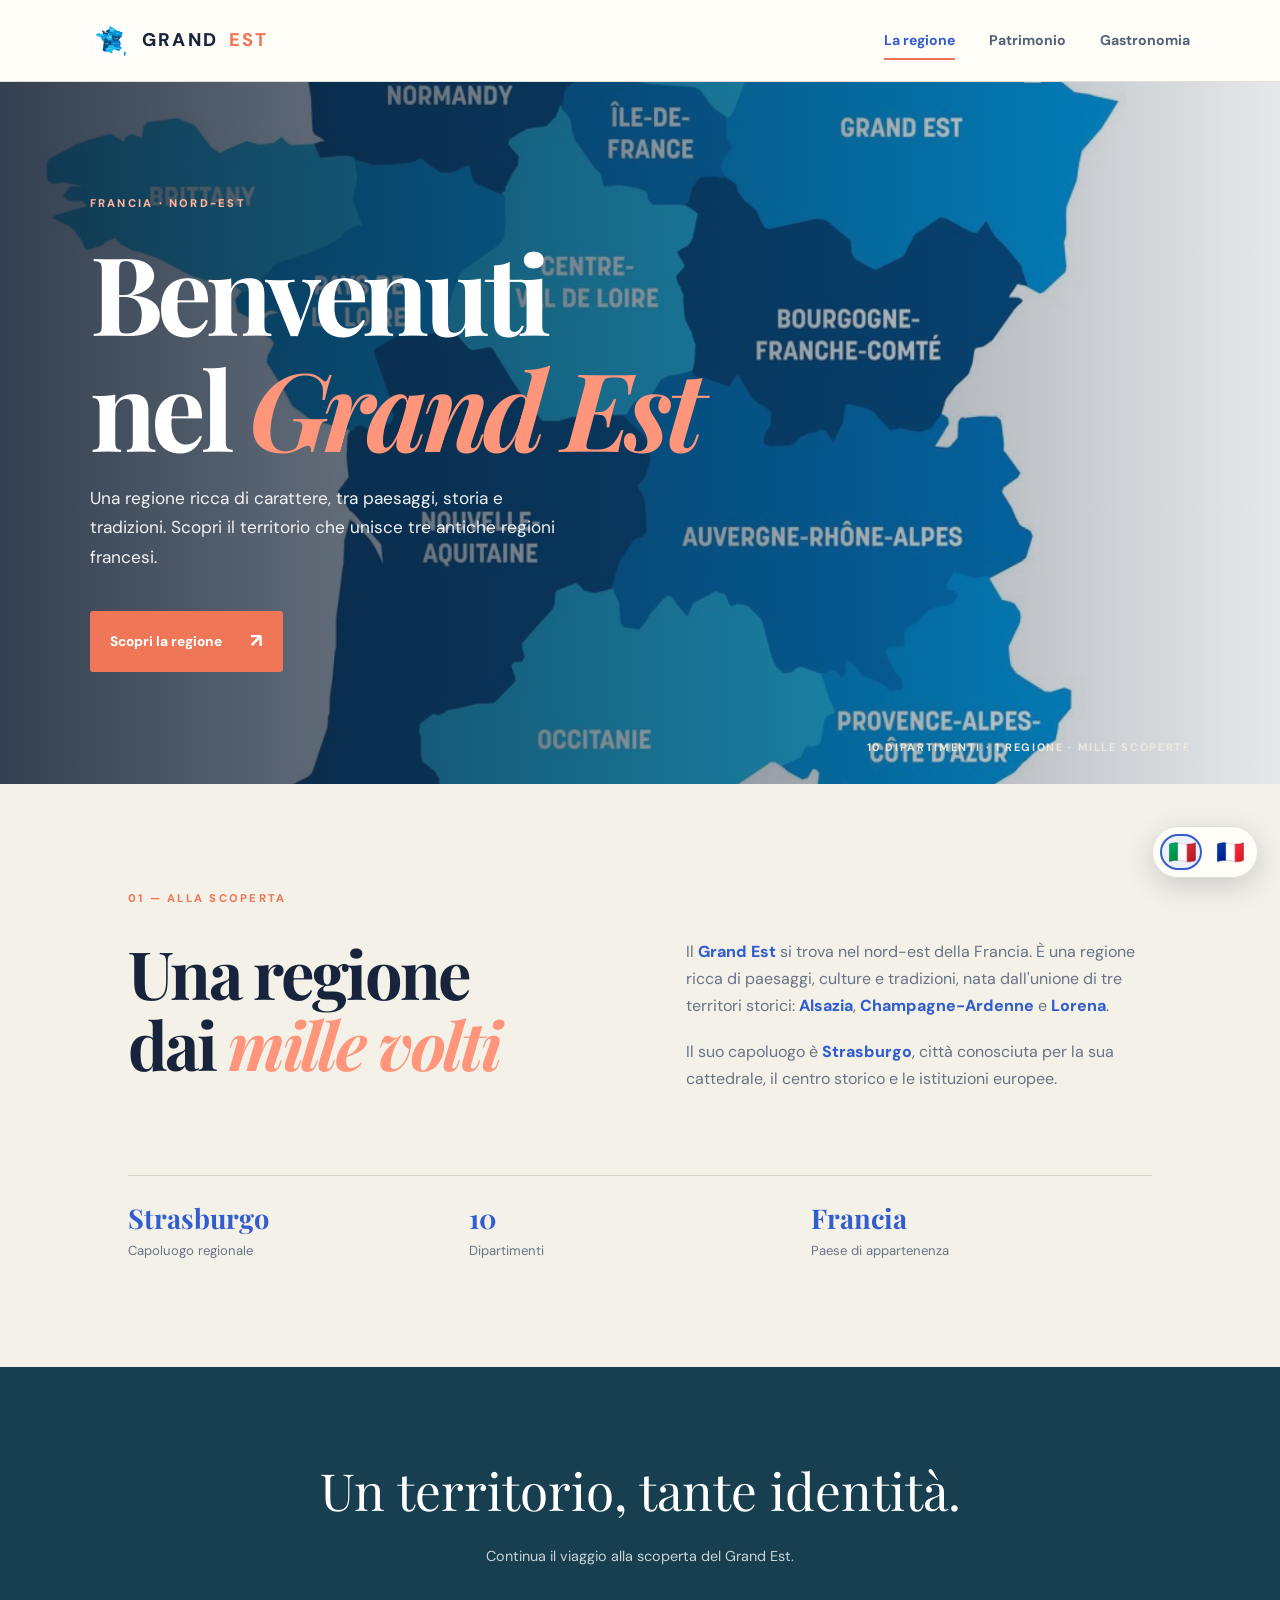
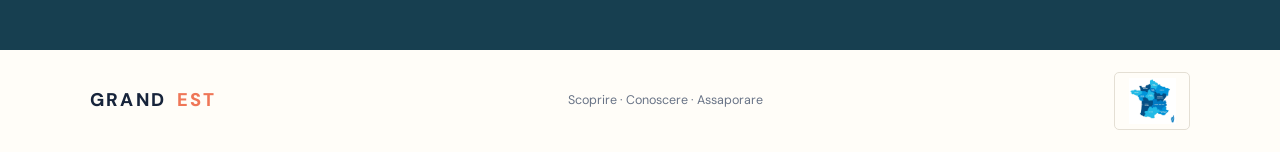
<file: index.html>
<!DOCTYPE html>
<html lang="it"><head><meta charset="UTF-8"><meta name="viewport" content="width=device-width, initial-scale=1.0"><meta name="description" content="Scopri il Grand Est, regione del nord-est della Francia."><title>Grand Est — La regione</title><link rel="stylesheet" href="style.css"></head>
<body>
<header class="site-header"><a class="logo" href="index.html"><img class="logo-map" src="images/francia-mappa-regioni-hd.jpg" alt="">GRAND<span>EST</span></a><nav aria-label="Navigazione principale"><a class="active" href="index.html">La regione</a><a href="patrimonio.html">Patrimonio</a><a href="gastronomia.html">Gastronomia</a></nav></header>
<main><section class="hero hero-region"><div class="hero-content"><p class="eyebrow">FRANCIA · NORD-EST</p><h1>Benvenuti<br>nel <em>Grand Est</em></h1><p class="hero-text">Una regione ricca di carattere, tra paesaggi, storia e tradizioni. Scopri il territorio che unisce tre antiche regioni francesi.</p><a class="button" href="#presentazione">Scopri la regione <span>↗</span></a></div><div class="hero-note">10 dipartimenti · 1 regione · mille scoperte</div></section>
<section class="section intro" id="presentazione"><p class="section-kicker">01 — ALLA SCOPERTA</p><div class="intro-grid"><div><h2>Una regione<br>dai <em>mille volti</em></h2></div><div class="copy"><p>Il <strong class="key">Grand Est</strong> si trova nel nord-est della Francia. È una regione ricca di paesaggi, culture e tradizioni, nata dall'unione di tre territori storici: <strong class="key">Alsazia</strong>, <strong class="key">Champagne-Ardenne</strong> e <strong class="key">Lorena</strong>.</p><p>Il suo capoluogo è <strong class="key">Strasburgo</strong>, città conosciuta per la sua cattedrale, il centro storico e le istituzioni europee.</p></div></div><div class="facts"><div><strong>Strasburgo</strong><span>Capoluogo regionale</span></div><div><strong>10</strong><span>Dipartimenti</span></div><div><strong>Francia</strong><span>Paese di appartenenza</span></div></div></section><section class="closing"><p>Un territorio, tante identità.</p><span>Continua il viaggio alla scoperta del Grand Est.</span></section></main>
<footer><a class="logo" href="index.html">GRAND<span>EST</span></a><p>Scoprire · Conoscere · Assaporare</p><a class="home-map-link" href="index.html" aria-label="Torna alla prima pagina"><img src="images/francia-mappa-regioni-hd.jpg" alt="Torna alla prima pagina"></a></footer><div class="language-switch" role="group" aria-label="Seleziona la lingua"><button type="button" data-lang="it" aria-label="Italiano" title="Italiano">🇮🇹</button><button type="button" data-lang="fr" aria-label="Français" title="Français">🇫🇷</button></div><script src="language.js" defer></script></body></html>
</file>
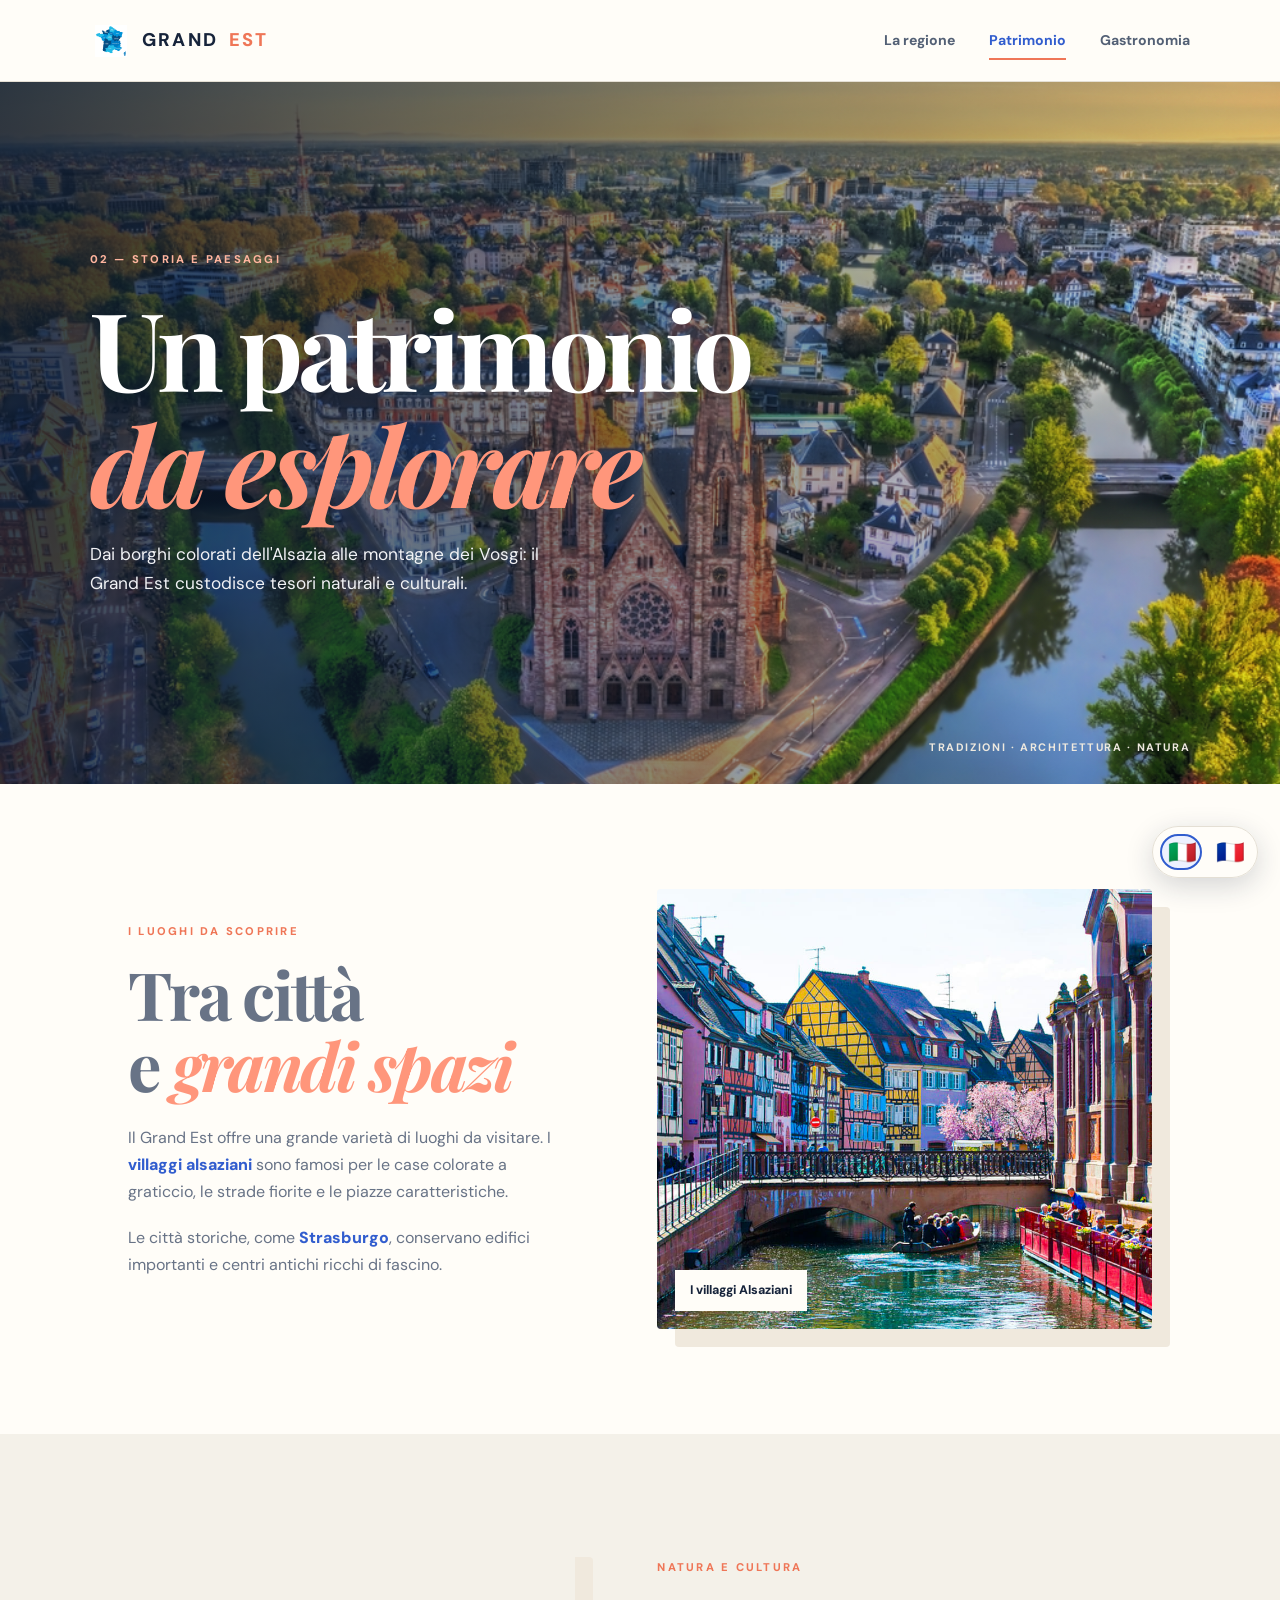
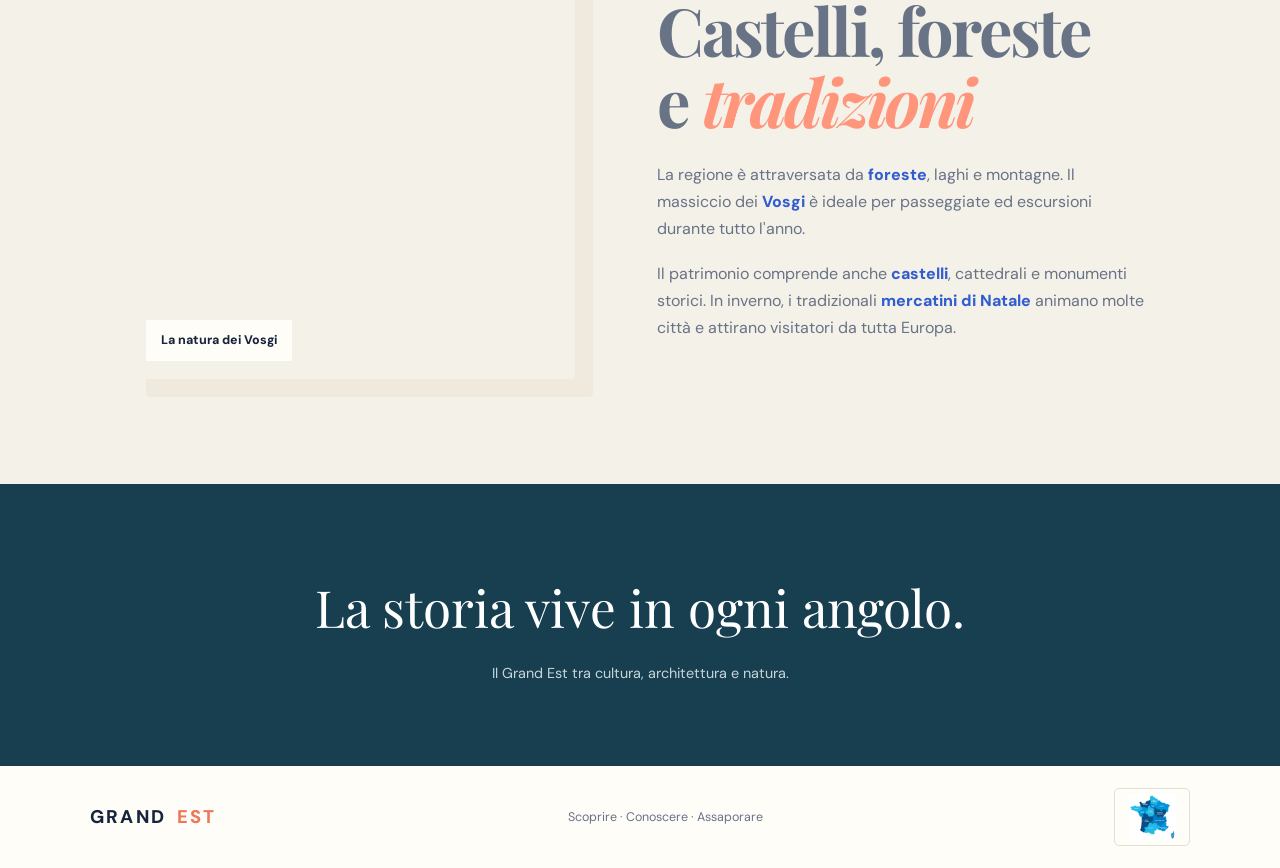
<file: patrimonio.html>
<!DOCTYPE html>
<html lang="it"><head><meta charset="UTF-8"><meta name="viewport" content="width=device-width, initial-scale=1.0"><meta name="description" content="Scopri il patrimonio storico e naturale del Grand Est."><title>Grand Est — Patrimonio</title><link rel="stylesheet" href="style.css"></head>
<body><header class="site-header"><a class="logo" href="index.html"><img class="logo-map" src="images/francia-mappa-regioni-hd.jpg" alt="">GRAND<span>EST</span></a><nav aria-label="Navigazione principale"><a href="index.html">La regione</a><a class="active" href="patrimonio.html">Patrimonio</a><a href="gastronomia.html">Gastronomia</a></nav></header>
<main><section class="hero hero-heritage"><div class="hero-content"><p class="eyebrow">02 — STORIA E PAESAGGI</p><h1>Un patrimonio<br><em>da esplorare</em></h1><p class="hero-text">Dai borghi colorati dell'Alsazia alle montagne dei Vosgi: il Grand Est custodisce tesori naturali e culturali.</p></div><div class="hero-note">Tradizioni · Architettura · Natura</div></section>
<section class="section"><div class="content-grid"><div class="copy"><p class="section-kicker">I LUOGHI DA SCOPRIRE</p><h2>Tra città<br>e <em>grandi spazi</em></h2><p>Il Grand Est offre una grande varietà di luoghi da visitare. I <strong class="key">villaggi alsaziani</strong> sono famosi per le case colorate a graticcio, le strade fiorite e le piazze caratteristiche.</p><p>Le città storiche, come <strong class="key">Strasburgo</strong>, conservano edifici importanti e centri antichi ricchi di fascino.</p></div><div class="feature-image" style="background-image:url('images/Alsazia-villaggi-fiabeschi-.jpg')"><span>I villaggi Alsaziani</span></div></div></section>
<section class="section intro"><div class="content-grid"><div class="feature-image" style="background-image:url('https://images.unsplash.com/photo-1519681393784-d120267933ba?auto=format&fit=crop&w=1200&q=85')"><span>La natura dei Vosgi</span></div><div class="copy"><p class="section-kicker">NATURA E CULTURA</p><h2>Castelli, foreste<br>e <em>tradizioni</em></h2><p>La regione è attraversata da <strong class="key">foreste</strong>, laghi e montagne. Il massiccio dei <strong class="key">Vosgi</strong> è ideale per passeggiate ed escursioni durante tutto l'anno.</p><p>Il patrimonio comprende anche <strong class="key">castelli</strong>, cattedrali e monumenti storici. In inverno, i tradizionali <strong class="key">mercatini di Natale</strong> animano molte città e attirano visitatori da tutta Europa.</p></div></div></section><section class="closing"><p>La storia vive in ogni angolo.</p><span>Il Grand Est tra cultura, architettura e natura.</span></section></main>
<footer><a class="logo" href="index.html">GRAND<span>EST</span></a><p>Scoprire · Conoscere · Assaporare</p><a class="home-map-link" href="index.html" aria-label="Torna alla prima pagina"><img src="images/francia-mappa-regioni-hd.jpg" alt="Torna alla prima pagina"></a></footer><div class="language-switch" role="group" aria-label="Seleziona la lingua"><button type="button" data-lang="it" aria-label="Italiano" title="Italiano">🇮🇹</button><button type="button" data-lang="fr" aria-label="Français" title="Français">🇫🇷</button></div><script src="language.js" defer></script></body></html>
</file>
<file: style.css>
@import url('https://fonts.googleapis.com/css2?family=DM+Sans:wght@400;500;600;700;800&family=Playfair+Display:ital,wght@0,600;0,700;1,600&display=swap');
:root{--ink:#17243b;--muted:#687386;--cream:#f4f1e9;--paper:#fffdf8;--green:#173f50;--orange:#ef7657;--blue:#315dce;--line:#e4dfd4}
*{box-sizing:border-box}html{scroll-behavior:smooth;scroll-padding-top:100px}
body{margin:0;background:var(--paper);color:var(--ink);font:16px/1.7 "DM Sans",sans-serif}
a{color:inherit;text-decoration:none}
.site-header{position:sticky;top:0;z-index:20;min-height:82px;padding:0 7%;display:flex;align-items:center;justify-content:space-between;background:rgba(255,253,248,.96);backdrop-filter:blur(12px);border-bottom:1px solid var(--line)}
.logo{font-size:1.15rem;font-weight:800;letter-spacing:.13em}.logo span{color:var(--orange)}
nav{display:flex;align-items:center;gap:34px}nav a{font-size:.88rem;font-weight:700;color:#536075;position:relative;padding:8px 0;transition:color .2s}
nav a:after{content:"";position:absolute;left:0;bottom:0;width:0;height:2px;background:var(--orange);transition:width .25s}
nav a:hover,nav a.active{color:var(--blue)}nav a:hover:after,nav a.active:after{width:100%}
.hero{min-height:620px;height:min(78vh,780px);position:relative;display:flex;align-items:center;padding:7%;color:white;background:#29465a center/cover;overflow:hidden}
.hero-region{background-image:url("images/francia-mappa-regioni-hd.jpg")}
.hero-heritage{background-image:url("images/strasburgo.jpg")}
.hero-food{background-image:url("https://images.unsplash.com/photo-1547592180-85f173990554?auto=format&fit=crop&w=2000&q=85")}
.hero:before{content:"";position:absolute;inset:0;background:linear-gradient(90deg,rgba(13,28,48,.84),rgba(13,28,48,.4) 62%,rgba(13,28,48,.1))}
.hero-content{position:relative;max-width:720px}.eyebrow,.section-kicker,.food-number{font-size:.7rem;font-weight:800;letter-spacing:.2em;text-transform:uppercase}
.eyebrow{color:#ffb59f}h1,h2,h3,p{margin-top:0}h1,h2{font-family:"Playfair Display",Georgia,serif;line-height:1.06}
h1{font-size:clamp(3.7rem,8.5vw,7rem);letter-spacing:-.05em;margin:20px 0}h1 em,h2 em{color:#ff967b}
.hero-text{max-width:490px;color:#f1f2f5;font-size:1.08rem}
.button{display:inline-flex;gap:28px;align-items:center;margin-top:22px;padding:14px 20px;background:var(--orange);color:white;border-radius:3px;font-size:.86rem;font-weight:800;transition:transform .2s,background .2s}
.button:hover{transform:translateY(-3px);background:#dc6045}.button span{font-size:1.2rem}
.hero-note{position:absolute;right:7%;bottom:28px;font-size:.68rem;font-weight:700;letter-spacing:.15em;text-transform:uppercase;color:#eee9df}
.section{padding:105px 10%}.section-kicker{color:var(--orange);margin-bottom:30px}
.intro{background:var(--cream)}.intro-grid,.food-heading{display:grid;grid-template-columns:1fr 1fr;gap:9%}
h2{font-size:clamp(2.8rem,5.2vw,4.8rem);letter-spacing:-.04em;margin-bottom:24px}
.copy{max-width:600px;color:var(--muted)}.copy p{margin-bottom:18px}
strong.key{color:var(--blue);font-weight:800}
.facts{display:grid;grid-template-columns:repeat(3,1fr);margin-top:65px;border-top:1px solid #d8d2c7}
.facts div{padding:24px 18px 0 0;display:flex;flex-direction:column;gap:4px}.facts strong{font:700 1.7rem "Playfair Display",serif;color:var(--blue)}.facts span{font-size:.82rem;color:var(--muted)}
.content-grid{display:grid;grid-template-columns:.95fr 1.05fr;gap:8%;align-items:center}
.feature-image{min-height:440px;position:relative;background-position:center;background-size:cover;border-radius:4px;box-shadow:18px 18px 0 #f0e9dd}
.feature-image span{position:absolute;bottom:18px;left:18px;background:var(--paper);padding:10px 15px;font-size:.78rem;font-weight:800}
.food{background:var(--cream)}.food-heading{align-items:end;margin-bottom:45px}.food-heading p{max-width:440px;color:var(--muted)}
.food-grid{display:grid;grid-template-columns:repeat(3,1fr);gap:24px}
.food-card{background:var(--paper);border:1px solid #e9e3d9;overflow:hidden;transition:transform .25s,box-shadow .25s}
.food-card:hover{transform:translateY(-7px);box-shadow:0 18px 35px rgba(23,36,59,.09)}
.food-number{padding:20px 22px 12px;color:var(--orange);font-size:.64rem}
.food-photo{height:220px;overflow:hidden;background:#e9e3d9}.food-photo img{display:block;width:100%;height:100%;object-fit:cover;transition:transform .35s}.food-card:hover .food-photo img{transform:scale(1.04)}.photo-credit{margin-top:14px!important;font-size:.72rem!important;color:#8790a0!important}.photo-credit a{text-decoration:underline;color:var(--blue)}
.food-photo span{font-size:2.2rem;filter:drop-shadow(0 2px 4px #0005)}
.choucroute{background-image:linear-gradient(#0002,#0002),url("https://images.unsplash.com/photo-1547592180-85f173990554?auto=format&fit=crop&w=800&q=80")}
.baeckeoffe{background-image:linear-gradient(#0002,#0002),url("https://images.unsplash.com/photo-1547592180-85f173990554?auto=format&fit=crop&w=800&q=80")}
.tarte{background-image:linear-gradient(#0002,#0002),url("https://images.unsplash.com/photo-1488477181946-6428a0291777?auto=format&fit=crop&w=800&q=80")}
.food-info{padding:23px 22px 28px}.food-info h3{font:600 1.5rem "Playfair Display",serif;margin-bottom:10px}.food-info p{color:var(--muted);font-size:.88rem;margin:0}
.closing{padding:80px 20px;text-align:center;background:var(--green);color:white}.closing p{font-family:"Playfair Display",serif;font-size:clamp(2rem,4vw,3.4rem);margin-bottom:8px}.closing span{color:#c8d5d8;font-size:.9rem}
footer{min-height:90px;padding:22px 7%;display:flex;align-items:center;justify-content:space-between;gap:20px}footer p{color:var(--muted);font-size:.78rem;margin:0}.back-top{font-size:.8rem;font-weight:700}
@media(max-width:760px){.site-header{padding:15px 6%;min-height:unset;align-items:flex-start;gap:10px;flex-direction:column}nav{gap:18px;flex-wrap:wrap}nav a{font-size:.8rem}.hero{min-height:570px;height:auto;padding:85px 7%}.hero-note{left:7%;right:auto;font-size:.58rem}.section{padding:75px 7%}.intro-grid,.content-grid,.food-heading{grid-template-columns:1fr;gap:18px}.facts{margin-top:40px}.facts strong{font-size:1.25rem}.feature-image{min-height:320px;box-shadow:9px 9px 0 #f0e9dd}.food-grid{grid-template-columns:1fr;gap:18px}.food-photo{height:240px}footer{align-items:flex-start;flex-direction:column;padding:28px 7%}}
@media(prefers-reduced-motion:reduce){html{scroll-behavior:auto}*,*:before,*:after{transition:none!important}}

/* Transizione fluida tra le pagine (browser compatibili con View Transitions) */
@view-transition{navigation:auto}
::view-transition-old(root){animation:page-leave .28s ease both}
::view-transition-new(root){animation:page-enter .42s cubic-bezier(.22,.8,.25,1) both}
@keyframes page-enter{
  from{opacity:0;transform:translateY(10px) scale(.995);filter:blur(3px)}
  to{opacity:1;transform:translateY(0) scale(1);filter:blur(0)}
}
@keyframes page-leave{
  from{opacity:1;transform:translateY(0)}
  to{opacity:0;transform:translateY(-5px)}
}
@media(prefers-reduced-motion:reduce){
  ::view-transition-old(root),::view-transition-new(root){animation:none}
}

/* Mini-mappa cliccabile per tornare alla home */
.logo{display:inline-flex;align-items:center;gap:10px}
.logo-map{width:42px;height:32px;object-fit:contain;border-radius:3px;transition:transform .2s}
.logo:hover .logo-map{transform:scale(1.08)}
.home-map-link{display:inline-flex;align-items:center;justify-content:center;width:76px;height:58px;padding:5px;border:1px solid var(--line);border-radius:5px;background:var(--paper);transition:transform .2s,box-shadow .2s}
.home-map-link img{width:100%;height:100%;object-fit:contain}
.home-map-link:hover{transform:translateY(-3px);box-shadow:0 7px 18px rgba(23,36,59,.12)}
@media(max-width:760px){.logo-map{width:36px;height:28px}.home-map-link{width:64px;height:48px;align-self:flex-end}}

/* Selettore lingua fisso */
.language-switch{position:fixed;right:22px;bottom:22px;z-index:1000;display:flex;gap:6px;padding:7px;background:rgba(255,253,248,.96);border:1px solid var(--line);border-radius:999px;box-shadow:0 8px 28px rgba(23,36,59,.18);backdrop-filter:blur(10px)}
.language-switch button{width:42px;height:36px;border:2px solid transparent;border-radius:999px;background:transparent;font-size:23px;line-height:1;cursor:pointer;transition:transform .2s,border-color .2s,background .2s}
.language-switch button:hover{transform:translateY(-2px)}
.language-switch button.selected{border-color:var(--blue);background:#edf1ff}
.language-switch button:focus-visible{outline:3px solid var(--orange);outline-offset:3px}
@media(max-width:760px){.language-switch{right:14px;bottom:14px}.language-switch button{width:39px;height:34px}}
</file>
